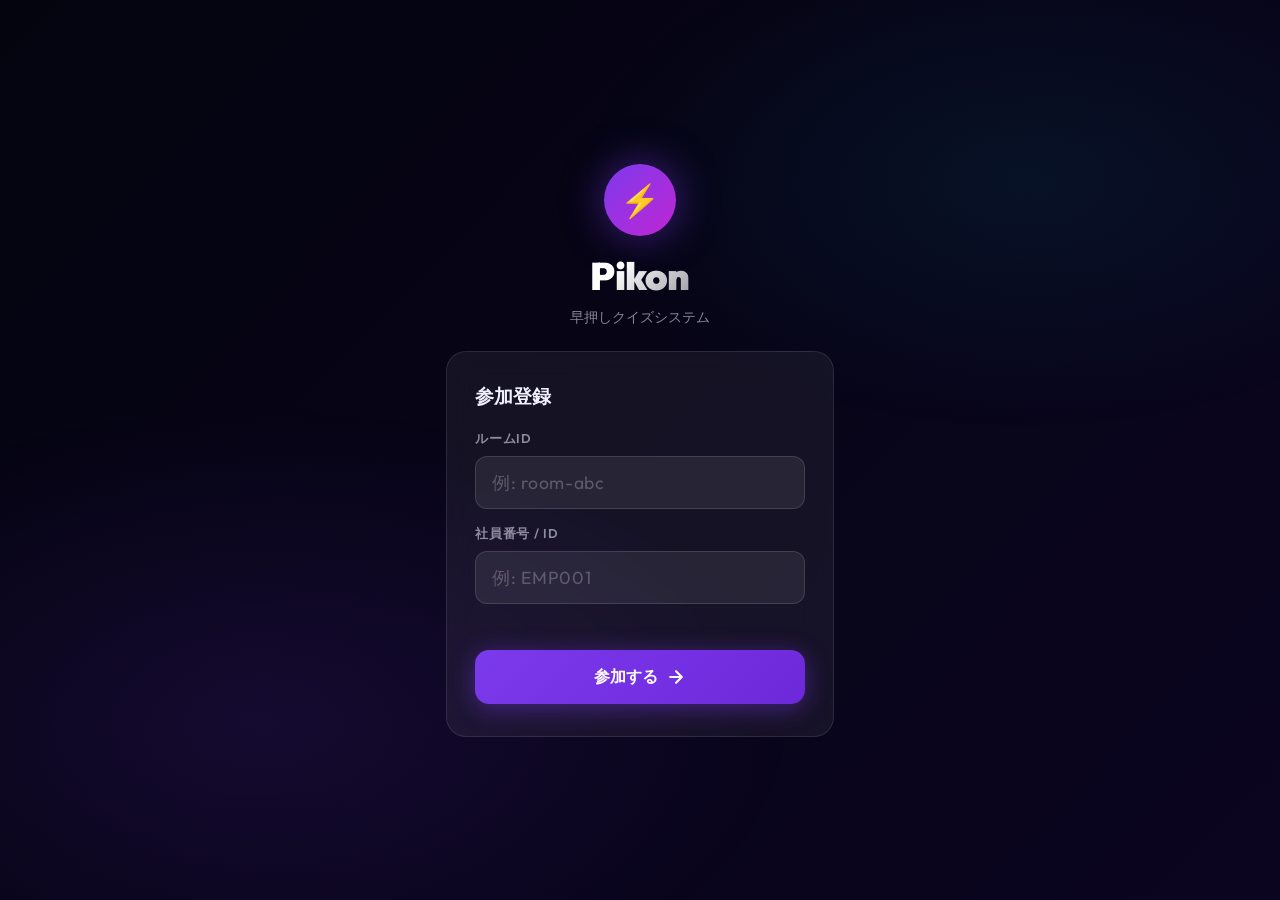
<file: static/participant/index.html>
<!DOCTYPE html>
<html lang="ja">
  <head>
    <meta charset="UTF-8" />
    <meta name="viewport" content="width=device-width, initial-scale=1.0, user-scalable=no" />
    <meta name="description" content="Pikon 早押しクイズ参加者画面" />
    <title>Pikon - 早押しクイズ</title>
    <link rel="preconnect" href="https://fonts.googleapis.com" />
    <link rel="preconnect" href="https://fonts.gstatic.com" crossorigin />
    <link
      href="https://fonts.googleapis.com/css2?family=Outfit:wght@300;400;600;700;900&display=swap"
      rel="stylesheet"
    />
    <link rel="stylesheet" href="/static/participant/style.css" />
  </head>
  <body>

    <!-- ======================================================= -->
    <!-- Entry Screen                                             -->
    <!-- ======================================================= -->
    <div id="screen-entry" class="screen active" aria-label="参加登録画面">
      <div class="entry-wrapper">
        <div class="logo" aria-hidden="true">
          <span class="logo-bolt">⚡</span>
        </div>
        <h1 class="app-title">Pikon</h1>
        <p class="app-subtitle">早押しクイズシステム</p>

        <div class="entry-card glass">
          <h2 class="entry-heading">参加登録</h2>
          <form id="entry-form" novalidate>
            <div class="form-group" id="room-id-group">
              <label for="room-id" class="form-label">ルームID</label>
              <input
                id="room-id"
                type="text"
                class="form-input"
                placeholder="例: room-abc"
                autocomplete="off"
                autocorrect="off"
                spellcheck="false"
                maxlength="32"
              />
            </div>
            <div class="form-group" style="margin-top: 16px;">
              <label for="participant-id" class="form-label">社員番号 / ID</label>
              <input
                id="participant-id"
                type="text"
                class="form-input"
                placeholder="例: EMP001"
                autocomplete="off"
                autocorrect="off"
                autocapitalize="characters"
                spellcheck="false"
                maxlength="32"
              />
            </div>
            <p id="entry-error" class="error-msg" role="alert" aria-live="polite"></p>
            <button type="submit" id="entry-btn" class="btn-primary">
              <span id="entry-btn-text">参加する</span>
              <svg class="btn-icon" xmlns="http://www.w3.org/2000/svg" width="20" height="20"
                viewBox="0 0 24 24" fill="none" stroke="currentColor"
                stroke-width="2.5" stroke-linecap="round" stroke-linejoin="round">
                <path d="M5 12h14M12 5l7 7-7 7"/>
              </svg>
            </button>
          </form>
        </div>
      </div>
    </div>

    <!-- ======================================================= -->
    <!-- Buzzer Screen                                            -->
    <!-- ======================================================= -->
    <div id="screen-buzzer" class="screen" aria-label="早押し画面">
      <header class="buzzer-header">
        <div style="display: flex; gap: 8px; align-items: center;">
          <div class="my-id-badge glass" id="my-id-badge">
            <svg xmlns="http://www.w3.org/2000/svg" width="14" height="14" viewBox="0 0 24 24"
              fill="none" stroke="currentColor" stroke-width="2" stroke-linecap="round" stroke-linejoin="round"
              aria-hidden="true">
              <path d="M20 21v-2a4 4 0 0 0-4-4H8a4 4 0 0 0-4 4v2"/>
              <circle cx="12" cy="7" r="4"/>
            </svg>
            <span id="my-id-display">---</span>
          </div>
          <span id="room-id-display-participant" style="font-size: 11px; font-weight: 600; background: rgba(0, 255, 204, 0.15); color: #00ffcc; padding: 4px 8px; border-radius: 6px; border: 1px solid rgba(0, 255, 204, 0.3); font-family: monospace;">Room: ---</span>
        </div>
        <span id="status-badge" class="status-badge status-waiting" aria-live="polite">待機中</span>
        <div id="question-label" class="question-label" aria-live="polite">問題 1</div>
      </header>

      <main class="buzzer-main">
        <div class="buzzer-area">
          <div class="buzzer-ring" id="buzzer-ring" aria-hidden="true"></div>
          <button
            id="buzzer-btn"
            class="buzzer-btn state-waiting"
            disabled
            aria-label="早押しボタン"
          >
            <span id="buzzer-text" class="buzzer-text">待機中</span>
            <span id="buzzer-subtext" class="buzzer-subtext">司会者の合図をお待ちください</span>
          </button>
        </div>

        <div id="press-result" class="press-result hidden" aria-live="assertive">
          <span class="pr-label">あなたは</span>
          <span id="press-rank-num" class="pr-num">-</span>
          <span class="pr-label">番目に押しました</span>
        </div>
      </main>

      <footer class="ranking-footer">
        <div id="ranking-section" class="ranking-section hidden">
          <p class="ranking-title">回答順位</p>
          <ul id="ranking-list" class="ranking-list" aria-label="回答順位リスト"></ul>
        </div>
      </footer>
    </div>

    <script src="/static/participant/app.js"></script>
  </body>
</html>
</file>
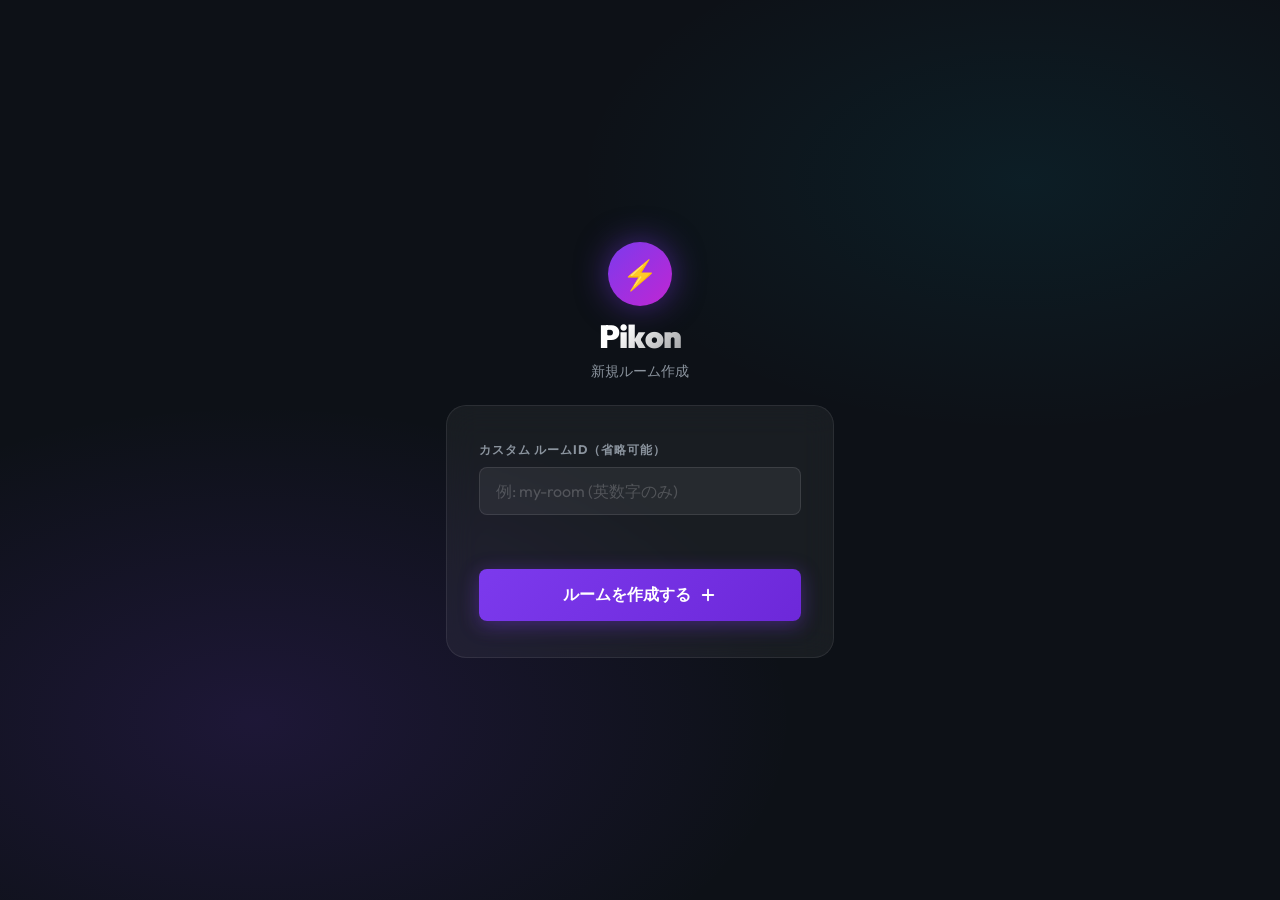
<file: static/host/create.html>
<!DOCTYPE html>
<html lang="ja">
  <head>
    <meta charset="UTF-8" />
    <meta name="viewport" content="width=device-width, initial-scale=1.0" />
    <meta name="description" content="Pikon ルーム作成" />
    <title>Pikon - ルーム作成</title>
    <link rel="preconnect" href="https://fonts.googleapis.com" />
    <link rel="preconnect" href="https://fonts.gstatic.com" crossorigin />
    <link
      href="https://fonts.googleapis.com/css2?family=Outfit:wght@300;400;600;700;900&display=swap"
      rel="stylesheet"
    />
    <link rel="stylesheet" href="/static/host/style.css" />
  </head>
  <body class="login-page">

    <div class="login-wrapper">
      <div class="login-brand">
        <div class="brand-logo" aria-hidden="true">⚡</div>
        <h1 class="brand-name">Pikon</h1>
        <p class="brand-sub">新規ルーム作成</p>
      </div>

      <div class="login-card glass" id="setup-card">
        <form id="create-form" novalidate>
          <div class="form-group">
            <label for="room-id-input" class="form-label">カスタム ルームID（省略可能）</label>
            <input
              id="room-id-input"
              type="text"
              class="form-input"
              placeholder="例: my-room (英数字のみ)"
              autocomplete="off"
              autocorrect="off"
              spellcheck="false"
              maxlength="32"
            />
          </div>

          <p id="create-error" class="error-msg" role="alert" aria-live="polite"></p>

          <button type="submit" id="create-btn" class="btn-primary" style="margin-top: 28px;">
            <span id="create-btn-text">ルームを作成する</span>
            <svg xmlns="http://www.w3.org/2000/svg" width="18" height="18"
              viewBox="0 0 24 24" fill="none" stroke="currentColor"
              stroke-width="2.5" stroke-linecap="round" stroke-linejoin="round" aria-hidden="true">
              <line x1="12" y1="5" x2="12" y2="19"></line>
              <line x1="5" y1="12" x2="19" y2="12"></line>
            </svg>
          </button>
        </form>
      </div>

      <div class="login-card glass" id="result-card" style="display: none; flex-direction: column; gap: 16px;">
        <h2 style="font-size: 20px; font-weight: 700; text-align: center; color: #fff; margin-bottom: 8px;">
          ルーム作成完了！ 🎉
        </h2>
        
        <p style="font-size: 14px; color: rgba(255,255,255,0.7); text-align: center; margin-bottom: 12px;">
          以下の情報を必ず控えてください。管理者パスワードは再表示できません。
        </p>

        <div class="info-row" style="display: flex; justify-content: space-between; padding: 12px; background: rgba(255,255,255,0.05); border-radius: 8px; border: 1px solid rgba(255,255,255,0.1); align-items: center;">
          <span style="color: rgba(255,255,255,0.6); font-size: 14px;">ルームID</span>
          <strong id="created-room-id" style="color: #00ffcc; font-size: 16px; font-family: monospace;">---</strong>
        </div>

        <div class="info-row" style="display: flex; justify-content: space-between; padding: 12px; background: rgba(255,255,255,0.05); border-radius: 8px; border: 1px solid rgba(255,255,255,0.1); align-items: center;">
          <span style="color: rgba(255,255,255,0.6); font-size: 14px;">管理者パスワード</span>
          <strong id="created-password" style="color: #ff3366; font-size: 16px; font-family: monospace;">---</strong>
        </div>

        <div style="margin-top: 16px; display: flex; flex-direction: column; gap: 12px;">
          <button id="to-login-btn" class="btn-primary">
            <span>司会者ログイン画面へ</span>
            <svg xmlns="http://www.w3.org/2000/svg" width="18" height="18"
              viewBox="0 0 24 24" fill="none" stroke="currentColor"
              stroke-width="2.5" stroke-linecap="round" stroke-linejoin="round" aria-hidden="true">
              <path d="M15 3h4a2 2 0 0 1 2 2v14a2 2 0 0 1-2 2h-4"/>
              <polyline points="10 17 15 12 10 7"/>
              <line x1="15" y1="12" x2="3" y2="12"/>
            </svg>
          </button>
        </div>
      </div>
    </div>

    <script>
      document.getElementById('create-form').addEventListener('submit', async (e) => {
        e.preventDefault();
        const errEl = document.getElementById('create-error');
        const btn   = document.getElementById('create-btn');
        const btnTx = document.getElementById('create-btn-text');

        const roomIdVal = document.getElementById('room-id-input').value.trim();
        
        btn.disabled      = true;
        btnTx.textContent = '作成中...';
        errEl.textContent = '';

        try {
          const resp = await fetch('/api/host/room/create', {
            method: 'POST',
            headers: { 'Content-Type': 'application/json' },
            body: JSON.stringify({ room_id: roomIdVal || null }),
          });

          if (!resp.ok) {
            const body = await resp.json().catch(() => ({}));
            errEl.textContent = body.detail || 'ルームの作成に失敗しました';
            btn.disabled      = false;
            btnTx.textContent = 'ルームを作成する';
            return;
          }

          const { room_id, password } = await resp.json();

          // 結果を表示
          document.getElementById('setup-card').style.display = 'none';
          
          const resCard = document.getElementById('result-card');
          resCard.style.display = 'flex';
          
          document.getElementById('created-room-id').textContent = room_id;
          document.getElementById('created-password').textContent = password;

          document.getElementById('to-login-btn').addEventListener('click', () => {
            window.location.replace('/host/login?room=' + encodeURIComponent(room_id));
          });

        } catch (e) {
          errEl.textContent = 'サーバーへの接続に失敗しました';
          btn.disabled      = false;
          btnTx.textContent = 'ルームを作成する';
        }
      });
    </script>
  </body>
</html>
</file>
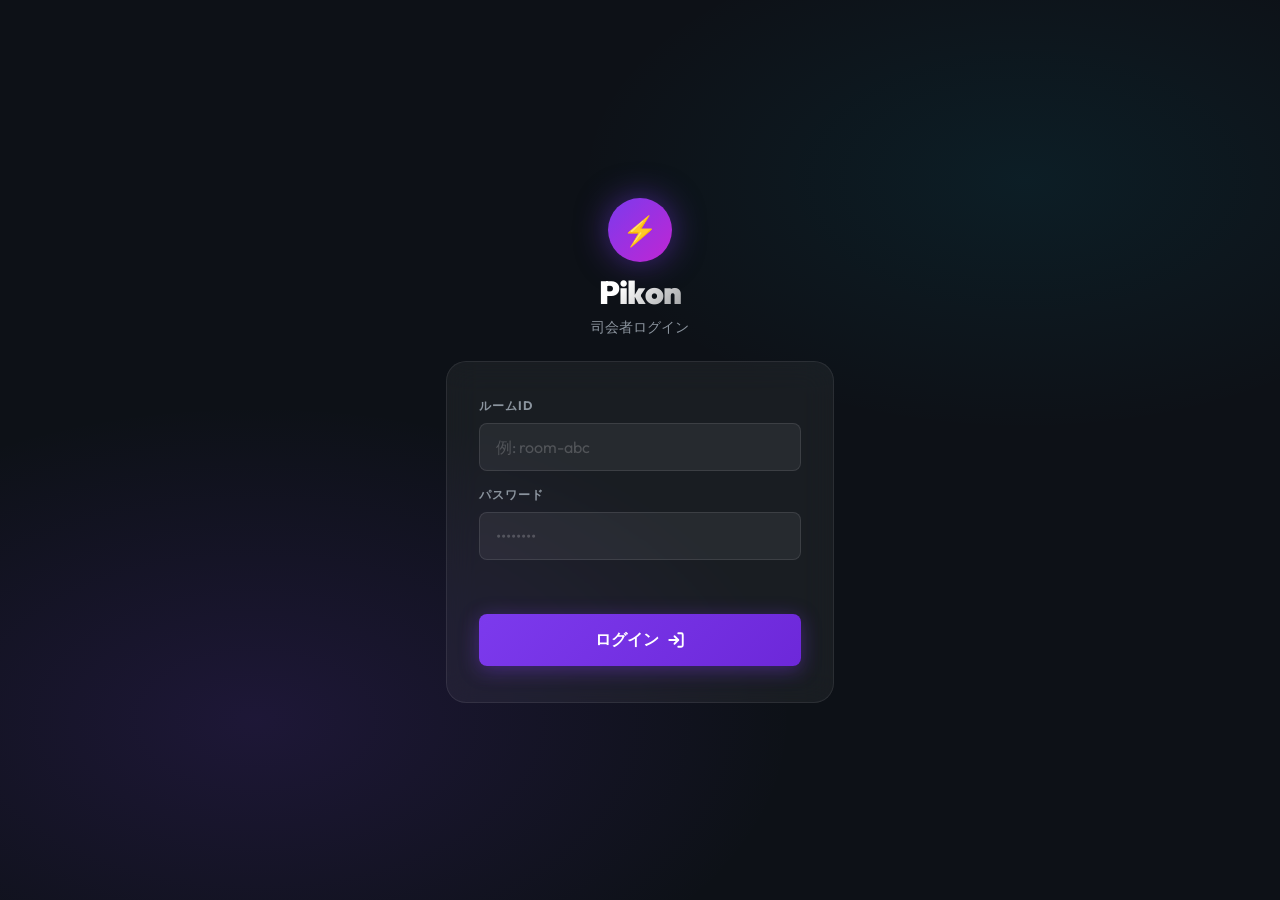
<file: static/host/login.html>
<!DOCTYPE html>
<html lang="ja">
  <head>
    <meta charset="UTF-8" />
    <meta name="viewport" content="width=device-width, initial-scale=1.0" />
    <meta name="description" content="Pikon 司会者ログイン" />
    <title>Pikon - 司会者ログイン</title>
    <link rel="preconnect" href="https://fonts.googleapis.com" />
    <link rel="preconnect" href="https://fonts.gstatic.com" crossorigin />
    <link
      href="https://fonts.googleapis.com/css2?family=Outfit:wght@300;400;600;700;900&display=swap"
      rel="stylesheet"
    />
    <link rel="stylesheet" href="/static/host/style.css" />
  </head>
  <body class="login-page">

    <div class="login-wrapper">
      <div class="login-brand">
        <div class="brand-logo" aria-hidden="true">⚡</div>
        <h1 class="brand-name">Pikon</h1>
        <p class="brand-sub">司会者ログイン</p>
      </div>

      <div class="login-card glass">
        <form id="login-form" novalidate>
          <div class="form-group">
            <label for="room-id" class="form-label">ルームID</label>
            <input
              id="room-id"
              type="text"
              class="form-input"
              placeholder="例: room-abc"
              autocomplete="off"
              autocorrect="off"
              spellcheck="false"
              required
            />
          </div>
          <div class="form-group" style="margin-top: 16px;">
            <label for="password" class="form-label">パスワード</label>
            <input
              id="password"
              type="password"
              class="form-input"
              placeholder="••••••••"
              autocomplete="current-password"
              required
            />
          </div>

          <p id="login-error" class="error-msg" role="alert" aria-live="polite"></p>

          <button type="submit" id="login-btn" class="btn-primary" style="margin-top: 28px;">
            <span id="login-btn-text">ログイン</span>
            <svg xmlns="http://www.w3.org/2000/svg" width="18" height="18"
              viewBox="0 0 24 24" fill="none" stroke="currentColor"
              stroke-width="2.5" stroke-linecap="round" stroke-linejoin="round" aria-hidden="true">
              <path d="M15 3h4a2 2 0 0 1 2 2v14a2 2 0 0 1-2 2h-4"/>
              <polyline points="10 17 15 12 10 7"/>
              <line x1="15" y1="12" x2="3" y2="12"/>
            </svg>
          </button>
        </form>
      </div>
    </div>

    <script>
      // URLパラメータにルームIDがあれば入力欄に自動設定
      const urlParams = new URLSearchParams(window.location.search);
      const roomParam = urlParams.get('room');
      if (roomParam) {
        document.getElementById('room-id').value = roomParam;
      }

      // 既にトークンがあれば /host にリダイレクト
      if (sessionStorage.getItem('hayaoshy_token')) {
        window.location.replace('/host');
      }

      document.getElementById('login-form').addEventListener('submit', async (e) => {
        e.preventDefault();
        const errEl = document.getElementById('login-error');
        const btn   = document.getElementById('login-btn');
        const btnTx = document.getElementById('login-btn-text');

        const roomId = document.getElementById('room-id').value.trim();
        const password = document.getElementById('password').value;

        if (!roomId || !password) {
          errEl.textContent = 'ルームIDとパスワードを入力してください';
          return;
        }

        btn.disabled      = true;
        btnTx.textContent = 'ログイン中...';
        errEl.textContent = '';

        try {
          const resp = await fetch('/api/host/login', {
            method: 'POST',
            headers: { 'Content-Type': 'application/json' },
            body: JSON.stringify({ room_id: roomId, password }),
          });

          if (!resp.ok) {
            const body = await resp.json().catch(() => ({}));
            errEl.textContent = body.detail || 'ログインに失敗しました';
            btn.disabled      = false;
            btnTx.textContent = 'ログイン';
            return;
          }

          const { token, room_id } = await resp.json();
          sessionStorage.setItem('hayaoshy_token', token);
          sessionStorage.setItem('hayaoshy_room_id', room_id);
          window.location.replace('/host');
        } catch {
          errEl.textContent = 'サーバーへの接続に失敗しました';
          btn.disabled      = false;
          btnTx.textContent = 'ログイン';
        }
      });
    </script>
  </body>
</html>
</file>
<file: static/participant/style.css>
/* ============================================================
   Hayaoshy – 参加者画面 スタイル
   ============================================================ */

/* ---------- Google Font ---------- */
@import url('https://fonts.googleapis.com/css2?family=Outfit:wght@300;400;600;700;900&display=swap');

/* ---------- CSS カスタムプロパティ ---------- */
:root {
  --font: 'Outfit', sans-serif;

  /* 背景 */
  --bg-from: #04040f;
  --bg-to:   #0b0520;

  /* サーフェス */
  --glass-bg:     rgba(255, 255, 255, 0.06);
  --glass-border: rgba(255, 255, 255, 0.10);

  /* テキスト */
  --text-primary:   #f0f0ff;
  --text-secondary: rgba(240, 240, 255, 0.55);

  /* ステート色 */
  --color-waiting: #374151;
  --color-open-from: #ff6b35;
  --color-open-to:   #ef4444;
  --color-pressed-from: #34d399;
  --color-pressed-to:   #059669;
  --color-closed: #4b5563;

  /* アクセント */
  --accent: #7c3aed;

  /* ヘッダー高さ */
  --header-h: 64px;
}

/* ---------- リセット ---------- */
*, *::before, *::after { box-sizing: border-box; margin: 0; padding: 0; }

html, body {
  height: 100%;
  overflow: hidden;
  touch-action: manipulation;
}

body {
  font-family: var(--font);
  background: linear-gradient(135deg, var(--bg-from), var(--bg-to));
  color: var(--text-primary);
  -webkit-font-smoothing: antialiased;
  -moz-osx-font-smoothing: grayscale;
  user-select: none;
}

/* ---------- 画面切り替え ---------- */
.screen {
  position: fixed;
  inset: 0;
  display: flex;
  flex-direction: column;
  align-items: center;
  justify-content: center;
  opacity: 0;
  pointer-events: none;
  transition: opacity 0.4s ease;
}
.screen.active {
  opacity: 1;
  pointer-events: auto;
}

/* ---------- グラスモーフィズム ---------- */
.glass {
  background: var(--glass-bg);
  border: 1px solid var(--glass-border);
  backdrop-filter: blur(16px);
  -webkit-backdrop-filter: blur(16px);
}

/* ================================================================
   Entry Screen
   ================================================================ */

.entry-wrapper {
  display: flex;
  flex-direction: column;
  align-items: center;
  width: 100%;
  max-width: 420px;
  padding: 24px 16px;
  gap: 8px;
}

.logo {
  width: 72px;
  height: 72px;
  border-radius: 50%;
  background: linear-gradient(135deg, var(--accent), #c026d3);
  display: flex;
  align-items: center;
  justify-content: center;
  box-shadow: 0 0 40px rgba(124, 58, 237, 0.5);
  margin-bottom: 8px;
}

.logo-bolt {
  font-size: 2rem;
  line-height: 1;
}

.app-title {
  font-size: 2.4rem;
  font-weight: 900;
  letter-spacing: -0.02em;
  background: linear-gradient(135deg, #fff 30%, rgba(255,255,255,0.6));
  -webkit-background-clip: text;
  -webkit-text-fill-color: transparent;
  background-clip: text;
}

.app-subtitle {
  font-size: 0.9rem;
  color: var(--text-secondary);
  margin-bottom: 16px;
}

/* Entry card */
.entry-card {
  width: 100%;
  border-radius: 20px;
  padding: 32px 28px;
}

.entry-heading {
  font-size: 1.2rem;
  font-weight: 700;
  margin-bottom: 20px;
  color: var(--text-primary);
}

/* Form */
.form-group { display: flex; flex-direction: column; gap: 8px; }

.form-label {
  font-size: 0.8rem;
  font-weight: 600;
  color: var(--text-secondary);
  letter-spacing: 0.06em;
  text-transform: uppercase;
}

.form-input {
  width: 100%;
  padding: 14px 16px;
  background: rgba(255, 255, 255, 0.08);
  border: 1.5px solid rgba(255, 255, 255, 0.12);
  border-radius: 12px;
  color: var(--text-primary);
  font-family: var(--font);
  font-size: 1.1rem;
  font-weight: 600;
  outline: none;
  transition: border-color 0.2s, box-shadow 0.2s;
  letter-spacing: 0.04em;
}
.form-input::placeholder { color: rgba(255,255,255,0.25); font-weight: 400; }
.form-input:focus {
  border-color: var(--accent);
  box-shadow: 0 0 0 3px rgba(124, 58, 237, 0.25);
}

/* Error message */
.error-msg {
  min-height: 20px;
  font-size: 0.82rem;
  color: #f87171;
  margin-top: 6px;
  font-weight: 500;
}

/* Primary button */
.btn-primary {
  display: flex;
  align-items: center;
  justify-content: center;
  gap: 8px;
  width: 100%;
  margin-top: 20px;
  padding: 16px;
  background: linear-gradient(135deg, var(--accent), #6d28d9);
  border: none;
  border-radius: 14px;
  color: #fff;
  font-family: var(--font);
  font-size: 1rem;
  font-weight: 700;
  cursor: pointer;
  transition: transform 0.15s, box-shadow 0.15s, opacity 0.15s;
  box-shadow: 0 4px 24px rgba(124, 58, 237, 0.45);
}
.btn-primary:hover:not(:disabled) {
  transform: translateY(-2px);
  box-shadow: 0 8px 32px rgba(124, 58, 237, 0.6);
}
.btn-primary:active:not(:disabled) { transform: translateY(0); }
.btn-primary:disabled { opacity: 0.55; cursor: not-allowed; }
.btn-icon { flex-shrink: 0; }

/* ================================================================
   Buzzer Screen
   ================================================================ */

/* --- Header --- */
.buzzer-header {
  position: fixed;
  top: 0;
  left: 0;
  right: 0;
  height: var(--header-h);
  display: flex;
  align-items: center;
  justify-content: space-between;
  padding: 0 20px;
  gap: 12px;
  background: rgba(4, 4, 15, 0.6);
  backdrop-filter: blur(12px);
  -webkit-backdrop-filter: blur(12px);
  border-bottom: 1px solid rgba(255,255,255,0.06);
  z-index: 100;
}

.my-id-badge {
  display: flex;
  align-items: center;
  gap: 6px;
  padding: 6px 12px;
  border-radius: 20px;
  font-size: 0.85rem;
  font-weight: 600;
  color: var(--text-secondary);
  flex-shrink: 0;
}

.status-badge {
  font-size: 0.78rem;
  font-weight: 700;
  padding: 5px 14px;
  border-radius: 20px;
  letter-spacing: 0.06em;
  text-transform: uppercase;
  transition: background 0.3s, color 0.3s;
}
.status-waiting  { background: rgba(55,65,81,0.6);  color: #9ca3af; }
.status-open     { background: rgba(239,68,68,0.25); color: #fca5a5; border: 1px solid rgba(239,68,68,0.4); }
.status-pressed  { background: rgba(16,185,129,0.25); color: #6ee7b7; border: 1px solid rgba(16,185,129,0.4); }
.status-closed   { background: rgba(75,85,99,0.4);  color: #6b7280; }

.question-label {
  font-size: 0.85rem;
  font-weight: 700;
  color: var(--text-secondary);
  flex-shrink: 0;
  letter-spacing: 0.04em;
}

/* --- Main area --- */
.buzzer-main {
  display: flex;
  flex-direction: column;
  align-items: center;
  justify-content: center;
  flex: 1;
  width: 100%;
  padding-top: var(--header-h);
  padding-bottom: 180px;
  gap: 28px;
}

/* --- Buzzer button --- */
.buzzer-area {
  position: relative;
  display: flex;
  align-items: center;
  justify-content: center;
}

.buzzer-ring {
  position: absolute;
  width: calc(min(70vw, 320px) + 40px);
  height: calc(min(70vw, 320px) + 40px);
  border-radius: 50%;
  border: 2px solid transparent;
  pointer-events: none;
  transition: all 0.4s ease;
}

.buzzer-btn {
  position: relative;
  width: min(70vw, 320px);
  height: min(70vw, 320px);
  border-radius: 50%;
  border: none;
  cursor: pointer;
  display: flex;
  flex-direction: column;
  align-items: center;
  justify-content: center;
  gap: 10px;
  transition: transform 0.15s ease, box-shadow 0.3s ease, background 0.4s ease;
  -webkit-tap-highlight-color: transparent;
  outline: none;
}

.buzzer-text {
  font-size: clamp(1.8rem, 8vw, 2.8rem);
  font-weight: 900;
  letter-spacing: -0.02em;
  line-height: 1;
  color: #fff;
}

.buzzer-subtext {
  font-size: clamp(0.7rem, 3vw, 0.9rem);
  font-weight: 400;
  color: rgba(255,255,255,0.75);
  text-align: center;
  padding: 0 16px;
}

/* Waiting state */
.state-waiting {
  background: radial-gradient(circle at 35% 35%, #374151, #1f2937);
  box-shadow: 0 8px 32px rgba(0,0,0,0.5), inset 0 1px 0 rgba(255,255,255,0.08);
  cursor: not-allowed;
}

/* Open state */
.state-open {
  background: radial-gradient(circle at 35% 35%, #ff7f50, #ef4444);
  box-shadow:
    0 0 0 0 rgba(239,68,68,0.7),
    0 12px 48px rgba(239,68,68,0.5),
    inset 0 1px 0 rgba(255,255,255,0.25);
  animation: buzzer-pulse 1.4s ease-in-out infinite;
  cursor: pointer;
}
.state-open:active { transform: scale(0.95) !important; }
.state-open + .buzzer-ring {
  border-color: rgba(239,68,68,0.5);
  animation: ring-expand 1.4s ease-in-out infinite;
}

/* Pressed state */
.state-pressed {
  background: radial-gradient(circle at 35% 35%, #34d399, #059669);
  box-shadow:
    0 0 60px rgba(16,185,129,0.6),
    0 12px 48px rgba(16,185,129,0.4),
    inset 0 1px 0 rgba(255,255,255,0.2);
  cursor: not-allowed;
  animation: pressed-flash 0.4s ease-out;
}

/* Closed state */
.state-closed {
  background: radial-gradient(circle at 35% 35%, #4b5563, #374151);
  box-shadow: 0 8px 32px rgba(0,0,0,0.4), inset 0 1px 0 rgba(255,255,255,0.05);
  cursor: not-allowed;
  opacity: 0.8;
}

/* Animations */
@keyframes buzzer-pulse {
  0%, 100% {
    transform: scale(1);
    box-shadow: 0 0 0 0 rgba(239,68,68,0.7), 0 12px 48px rgba(239,68,68,0.5), inset 0 1px 0 rgba(255,255,255,0.25);
  }
  50% {
    transform: scale(1.04);
    box-shadow: 0 0 0 24px rgba(239,68,68,0), 0 16px 64px rgba(239,68,68,0.7), inset 0 1px 0 rgba(255,255,255,0.25);
  }
}

@keyframes ring-expand {
  0%, 100% { transform: scale(1); opacity: 0.8; }
  50%       { transform: scale(1.12); opacity: 0.3; }
}

@keyframes pressed-flash {
  0%   { transform: scale(1.12); }
  50%  { transform: scale(0.97); }
  100% { transform: scale(1); }
}

/* --- Press result --- */
.press-result {
  display: flex;
  align-items: center;
  gap: 8px;
  padding: 14px 28px;
  border-radius: 40px;
  background: rgba(16, 185, 129, 0.12);
  border: 1px solid rgba(16, 185, 129, 0.3);
  transition: opacity 0.4s, transform 0.4s;
}
.press-result.hidden { opacity: 0; pointer-events: none; transform: translateY(8px); }

.pr-label {
  font-size: 1rem;
  font-weight: 600;
  color: rgba(240,240,255,0.8);
}

.pr-num {
  font-size: 2rem;
  font-weight: 900;
  color: #34d399;
  line-height: 1;
  min-width: 2ch;
  text-align: center;
}

/* --- Ranking footer --- */
.ranking-footer {
  position: fixed;
  bottom: 0;
  left: 0;
  right: 0;
  max-height: 200px;
  overflow-y: auto;
  background: rgba(4, 4, 15, 0.75);
  backdrop-filter: blur(12px);
  -webkit-backdrop-filter: blur(12px);
  border-top: 1px solid rgba(255,255,255,0.06);
  transition: max-height 0.4s ease, opacity 0.4s;
}

.ranking-section {
  padding: 12px 20px 20px;
}
.ranking-section.hidden { display: none; }

.ranking-title {
  font-size: 0.72rem;
  font-weight: 700;
  letter-spacing: 0.1em;
  text-transform: uppercase;
  color: var(--text-secondary);
  margin-bottom: 10px;
}

.ranking-list {
  list-style: none;
  display: flex;
  flex-direction: column;
  gap: 6px;
}

.ranking-item {
  display: flex;
  align-items: center;
  gap: 10px;
  padding: 8px 12px;
  border-radius: 10px;
  background: rgba(255,255,255,0.04);
  transition: background 0.3s;
}
.ranking-item.current {
  background: rgba(239,68,68,0.15);
  border: 1px solid rgba(239,68,68,0.3);
}
.ranking-item.mine {
  background: rgba(124,58,237,0.2);
  border: 1px solid rgba(124,58,237,0.35);
}
.ranking-item.mine.current {
  background: rgba(239,68,68,0.2);
  border: 1px solid rgba(239,68,68,0.5);
}

.rank-num {
  font-size: 0.8rem;
  font-weight: 800;
  color: var(--text-secondary);
  min-width: 24px;
  text-align: center;
}
.ranking-item.current .rank-num { color: #fca5a5; }
.ranking-item.mine .rank-num    { color: #a78bfa; }

.rank-name {
  font-size: 0.9rem;
  font-weight: 600;
  color: var(--text-primary);
  flex: 1;
}

.mine-badge {
  font-size: 0.65rem;
  font-weight: 700;
  padding: 2px 6px;
  border-radius: 6px;
  background: rgba(124,58,237,0.3);
  color: #c4b5fd;
  letter-spacing: 0.04em;
}

/* ================================================================
   背景エフェクト
   ================================================================ */
body::before {
  content: '';
  position: fixed;
  inset: 0;
  background:
    radial-gradient(ellipse 60% 50% at 20% 80%, rgba(124,58,237,0.12) 0%, transparent 70%),
    radial-gradient(ellipse 50% 40% at 80% 20%, rgba(6,182,212,0.08) 0%, transparent 70%);
  pointer-events: none;
  z-index: -1;
}

/* 背景がアクティブ時に変化 */
body.state-open::before {
  background:
    radial-gradient(ellipse 80% 70% at 50% 50%, rgba(239,68,68,0.10) 0%, transparent 70%),
    radial-gradient(ellipse 60% 50% at 20% 80%, rgba(124,58,237,0.08) 0%, transparent 70%);
}

body.state-pressed::before {
  background:
    radial-gradient(ellipse 80% 70% at 50% 50%, rgba(16,185,129,0.10) 0%, transparent 70%),
    radial-gradient(ellipse 60% 50% at 20% 80%, rgba(124,58,237,0.08) 0%, transparent 70%);
}

/* ================================================================
   スクロールバー
   ================================================================ */
::-webkit-scrollbar { width: 4px; }
::-webkit-scrollbar-track { background: transparent; }
::-webkit-scrollbar-thumb { background: rgba(255,255,255,0.15); border-radius: 4px; }
</file>
<file: static/host/style.css>
/* ============================================================
   Hayaoshy – 司会者画面 共通スタイル (login + host panel)
   ============================================================ */

@import url('https://fonts.googleapis.com/css2?family=Outfit:wght@300;400;600;700;900&display=swap');

/* ---------- トークン ---------- */
:root {
  --font: 'Outfit', sans-serif;

  /* 背景 */
  --bg:         #0d1117;
  --bg-2:       #161b22;
  --bg-3:       #1c2128;

  /* サーフェス */
  --glass-bg:     rgba(255, 255, 255, 0.05);
  --glass-border: rgba(255, 255, 255, 0.08);
  --glass-dark-bg: rgba(13, 17, 23, 0.8);

  /* テキスト */
  --text:       #e6edf3;
  --text-muted: #8b949e;
  --text-dim:   #484f58;

  /* アクセント */
  --accent:     #7c3aed;
  --accent-h:   #6d28d9;

  /* ステート */
  --green:  #3fb950;
  --red:    #f85149;
  --yellow: #d29922;
  --blue:   #58a6ff;
  --purple: #bc8cff;

  /* Border */
  --border: rgba(48, 54, 61, 0.8);

  /* Radii */
  --radius-sm: 8px;
  --radius-md: 14px;
  --radius-lg: 20px;

  /* Sidebar */
  --sidebar-w: 300px;
  --topbar-h:  56px;
}

/* ---------- リセット ---------- */
*, *::before, *::after { box-sizing: border-box; margin: 0; padding: 0; }

html, body {
  height: 100%;
  font-family: var(--font);
  background: var(--bg);
  color: var(--text);
  -webkit-font-smoothing: antialiased;
  overflow: hidden;
}

/* ---------- グラス ---------- */
.glass {
  background: var(--glass-bg);
  border: 1px solid var(--glass-border);
  backdrop-filter: blur(16px);
  -webkit-backdrop-filter: blur(16px);
}
.glass-dark {
  background: var(--glass-dark-bg);
  border-right: 1px solid var(--border);
  backdrop-filter: blur(16px);
  -webkit-backdrop-filter: blur(16px);
}

/* ================================================================
   Login Page
   ================================================================ */

.login-page {
  display: flex;
  align-items: center;
  justify-content: center;
  background:
    radial-gradient(ellipse 60% 50% at 20% 80%, rgba(124,58,237,0.15) 0%, transparent 70%),
    radial-gradient(ellipse 50% 40% at 80% 20%, rgba(6,182,212,0.08) 0%, transparent 70%),
    var(--bg);
}

.login-wrapper {
  display: flex;
  flex-direction: column;
  align-items: center;
  gap: 24px;
  width: 100%;
  max-width: 420px;
  padding: 24px 16px;
}

.login-brand {
  display: flex;
  flex-direction: column;
  align-items: center;
  gap: 6px;
}

.brand-logo {
  width: 64px;
  height: 64px;
  border-radius: 50%;
  background: linear-gradient(135deg, var(--accent), #c026d3);
  display: flex;
  align-items: center;
  justify-content: center;
  font-size: 1.8rem;
  box-shadow: 0 0 32px rgba(124,58,237,0.5);
  margin-bottom: 4px;
}

.brand-name {
  font-size: 2rem;
  font-weight: 900;
  letter-spacing: -0.02em;
  background: linear-gradient(135deg, #fff 30%, rgba(255,255,255,0.6));
  -webkit-background-clip: text;
  -webkit-text-fill-color: transparent;
  background-clip: text;
}

.brand-sub {
  font-size: 0.88rem;
  color: var(--text-muted);
}

.login-card {
  width: 100%;
  border-radius: var(--radius-lg);
  padding: 36px 32px;
}

/* ---------- フォーム共通 ---------- */
.form-group { display: flex; flex-direction: column; gap: 8px; }

.form-label {
  font-size: 0.78rem;
  font-weight: 700;
  color: var(--text-muted);
  letter-spacing: 0.08em;
  text-transform: uppercase;
}

.form-input {
  width: 100%;
  padding: 13px 16px;
  background: rgba(255, 255, 255, 0.06);
  border: 1.5px solid rgba(255, 255, 255, 0.1);
  border-radius: var(--radius-sm);
  color: var(--text);
  font-family: var(--font);
  font-size: 1rem;
  outline: none;
  transition: border-color 0.2s, box-shadow 0.2s;
}
.form-input::placeholder { color: rgba(255,255,255,0.2); }
.form-input:focus {
  border-color: var(--accent);
  box-shadow: 0 0 0 3px rgba(124,58,237,0.2);
}

.error-msg {
  min-height: 18px;
  font-size: 0.82rem;
  color: #f87171;
  margin-top: 8px;
  font-weight: 500;
}

.btn-primary {
  display: flex;
  align-items: center;
  justify-content: center;
  gap: 8px;
  width: 100%;
  padding: 15px;
  background: linear-gradient(135deg, var(--accent), var(--accent-h));
  border: none;
  border-radius: var(--radius-sm);
  color: #fff;
  font-family: var(--font);
  font-size: 1rem;
  font-weight: 700;
  cursor: pointer;
  transition: transform 0.15s, box-shadow 0.15s, opacity 0.15s;
  box-shadow: 0 4px 20px rgba(124,58,237,0.4);
}
.btn-primary:hover:not(:disabled) {
  transform: translateY(-2px);
  box-shadow: 0 8px 28px rgba(124,58,237,0.55);
}
.btn-primary:disabled { opacity: 0.5; cursor: not-allowed; }

/* ================================================================
   Host Panel Layout
   ================================================================ */

/* --- Topbar --- */
.topbar {
  position: fixed;
  top: 0; left: 0; right: 0;
  height: var(--topbar-h);
  display: flex;
  align-items: center;
  justify-content: space-between;
  padding: 0 20px;
  background: rgba(13,17,23,0.9);
  border-bottom: 1px solid var(--border);
  backdrop-filter: blur(12px);
  -webkit-backdrop-filter: blur(12px);
  z-index: 200;
}

.topbar-left {
  display: flex;
  align-items: center;
  gap: 10px;
}
.topbar-logo { font-size: 1.2rem; }
.topbar-title {
  font-size: 1.1rem;
  font-weight: 800;
  letter-spacing: -0.01em;
  color: var(--text);
}
.topbar-role {
  font-size: 0.75rem;
  color: var(--text-muted);
  padding: 3px 8px;
  border-radius: 6px;
  background: rgba(255,255,255,0.06);
  border: 1px solid rgba(255,255,255,0.08);
}

.topbar-right {
  display: flex;
  align-items: center;
  gap: 14px;
}

/* Connection indicator */
.conn-indicator {
  display: flex;
  align-items: center;
  gap: 6px;
  font-size: 0.78rem;
  color: var(--text-muted);
}
.conn-dot {
  width: 8px;
  height: 8px;
  border-radius: 50%;
  background: var(--text-dim);
  transition: background 0.3s;
}
.conn-dot.connected { background: var(--green); box-shadow: 0 0 6px var(--green); }
.conn-dot.disconnected { background: var(--red); }

/* Logout button */
.btn-logout {
  display: flex;
  align-items: center;
  gap: 6px;
  padding: 7px 14px;
  background: rgba(255,255,255,0.06);
  border: 1px solid rgba(255,255,255,0.1);
  border-radius: var(--radius-sm);
  color: var(--text-muted);
  font-family: var(--font);
  font-size: 0.82rem;
  cursor: pointer;
  transition: background 0.15s, color 0.15s;
}
.btn-logout:hover {
  background: rgba(248,81,73,0.15);
  color: #f87171;
  border-color: rgba(248,81,73,0.3);
}

/* --- Two-column layout --- */
.layout {
  display: flex;
  height: 100%;
  padding-top: var(--topbar-h);
}

/* --- Sidebar --- */
.sidebar {
  width: var(--sidebar-w);
  flex-shrink: 0;
  display: flex;
  flex-direction: column;
  overflow: hidden;
  height: 100%;
}

.sidebar-header {
  display: flex;
  align-items: center;
  justify-content: space-between;
  padding: 20px 20px 12px;
  border-bottom: 1px solid var(--border);
  flex-shrink: 0;
}
.sidebar-title {
  font-size: 0.82rem;
  font-weight: 700;
  text-transform: uppercase;
  letter-spacing: 0.08em;
  color: var(--text-muted);
}
.participant-count {
  font-size: 0.78rem;
  font-weight: 700;
  padding: 3px 10px;
  border-radius: 20px;
  background: rgba(124,58,237,0.2);
  border: 1px solid rgba(124,58,237,0.35);
  color: var(--purple);
}

/* QR section */
.qr-section {
  padding: 16px 20px;
  border-bottom: 1px solid var(--border);
  display: flex;
  flex-direction: column;
  align-items: center;
  gap: 10px;
  flex-shrink: 0;
}
.qr-label {
  font-size: 0.72rem;
  font-weight: 700;
  color: var(--text-muted);
  letter-spacing: 0.06em;
  text-transform: uppercase;
  align-self: flex-start;
}
.qr-frame {
  border-radius: 12px;
  padding: 10px;
  width: 160px;
  height: 160px;
  display: flex;
  align-items: center;
  justify-content: center;
}
.qr-img {
  width: 140px;
  height: 140px;
  border-radius: 6px;
  object-fit: contain;
  filter: invert(1) hue-rotate(180deg); /* QR を暗いテーマに合わせる */
}
.qr-url {
  font-size: 0.68rem;
  color: var(--text-muted);
  word-break: break-all;
  text-align: center;
}

/* Participant list */
.participant-list-wrapper {
  flex: 1;
  overflow-y: auto;
  padding: 12px 16px 20px;
}
.participant-list {
  display: flex;
  flex-direction: column;
  gap: 4px;
}
.participant-item {
  display: flex;
  align-items: center;
  gap: 8px;
  padding: 7px 10px;
  border-radius: var(--radius-sm);
  font-size: 0.88rem;
  font-weight: 500;
  color: var(--text);
  background: rgba(255,255,255,0.03);
  border: 1px solid transparent;
  transition: background 0.15s;
  animation: slide-in 0.25s ease;
}
.participant-item:hover { background: rgba(255,255,255,0.06); }
.participant-icon { font-size: 0.78rem; opacity: 0.6; }

@keyframes slide-in {
  from { opacity: 0; transform: translateX(-8px); }
  to   { opacity: 1; transform: translateX(0); }
}

.empty-msg {
  font-size: 0.82rem;
  color: var(--text-dim);
  text-align: center;
  padding: 16px 0;
  font-style: italic;
}

/* --- Main content --- */
.content {
  flex: 1;
  overflow-y: auto;
  padding: 24px;
  display: flex;
  flex-direction: column;
  gap: 20px;
}

/* Status strip */
.status-strip {
  border-radius: var(--radius-md);
  padding: 16px 24px;
  display: flex;
  align-items: center;
  gap: 40px;
  flex-shrink: 0;
}
.status-info {
  display: flex;
  align-items: center;
  gap: 12px;
}
.status-label {
  font-size: 0.78rem;
  font-weight: 700;
  text-transform: uppercase;
  letter-spacing: 0.08em;
  color: var(--text-muted);
}

/* Host status badge */
.host-status-badge {
  font-size: 0.88rem;
  font-weight: 700;
  padding: 5px 16px;
  border-radius: 20px;
  transition: all 0.3s;
}
.badge-waiting { background: rgba(55,65,81,0.5); color: #9ca3af; border: 1px solid rgba(55,65,81,0.8); }
.badge-open    { background: rgba(63,185,80,0.15); color: var(--green); border: 1px solid rgba(63,185,80,0.4); }
.badge-closed  { background: rgba(248,81,73,0.12); color: var(--red);   border: 1px solid rgba(248,81,73,0.3); }

.question-num {
  font-size: 1.6rem;
  font-weight: 900;
  color: var(--text);
  line-height: 1;
}

/* Section title */
.section-title {
  font-size: 0.78rem;
  font-weight: 700;
  text-transform: uppercase;
  letter-spacing: 0.1em;
  color: var(--text-muted);
  margin-bottom: 12px;
}

/* Control grid */
.control-section { flex-shrink: 0; }

.control-grid {
  display: grid;
  grid-template-columns: 1fr 1fr;
  gap: 12px;
}

.ctrl-btn {
  display: flex;
  flex-direction: column;
  align-items: flex-start;
  gap: 4px;
  padding: 18px 20px;
  border: 1.5px solid transparent;
  border-radius: var(--radius-md);
  cursor: pointer;
  font-family: var(--font);
  text-align: left;
  transition: transform 0.15s, box-shadow 0.15s, opacity 0.2s, background 0.2s;
  position: relative;
  overflow: hidden;
}
.ctrl-btn::before {
  content: '';
  position: absolute;
  inset: 0;
  background: rgba(255,255,255,0);
  transition: background 0.15s;
}
.ctrl-btn:hover:not(:disabled)::before { background: rgba(255,255,255,0.04); }
.ctrl-btn:active:not(:disabled) { transform: scale(0.97); }
.ctrl-btn:disabled { opacity: 0.38; cursor: not-allowed; }

.ctrl-icon  { font-size: 1.4rem; margin-bottom: 4px; }
.ctrl-label { font-size: 0.95rem; font-weight: 700; color: #fff; }
.ctrl-sub   { font-size: 0.72rem; color: rgba(255,255,255,0.55); line-height: 1.3; }

/* Button variants */
.btn-open {
  background: linear-gradient(135deg, rgba(63,185,80,0.2), rgba(63,185,80,0.08));
  border-color: rgba(63,185,80,0.35);
}
.btn-open:not(:disabled):hover {
  box-shadow: 0 4px 20px rgba(63,185,80,0.25);
  border-color: rgba(63,185,80,0.6);
}

.btn-close {
  background: linear-gradient(135deg, rgba(248,81,73,0.2), rgba(248,81,73,0.08));
  border-color: rgba(248,81,73,0.35);
}
.btn-close:not(:disabled):hover {
  box-shadow: 0 4px 20px rgba(248,81,73,0.25);
  border-color: rgba(248,81,73,0.6);
}

.btn-next {
  background: linear-gradient(135deg, rgba(210,153,34,0.2), rgba(210,153,34,0.08));
  border-color: rgba(210,153,34,0.35);
}
.btn-next:not(:disabled):hover {
  box-shadow: 0 4px 20px rgba(210,153,34,0.25);
  border-color: rgba(210,153,34,0.6);
}

.btn-reset {
  background: linear-gradient(135deg, rgba(124,58,237,0.2), rgba(124,58,237,0.08));
  border-color: rgba(124,58,237,0.35);
}
.btn-reset:not(:disabled):hover {
  box-shadow: 0 4px 20px rgba(124,58,237,0.25);
  border-color: rgba(124,58,237,0.6);
}

/* ================================================================
   Ranking section
   ================================================================ */

.ranking-section { flex: 1; min-height: 0; }

.ranking-container {
  display: flex;
  flex-direction: column;
  gap: 8px;
}

.ranking-card {
  display: flex;
  align-items: center;
  gap: 16px;
  padding: 14px 20px;
  border-radius: var(--radius-md);
  background: rgba(255,255,255,0.04);
  border: 1.5px solid rgba(255,255,255,0.06);
  transition: all 0.35s ease;
  animation: card-appear 0.3s ease;
}
.ranking-card.current {
  background: linear-gradient(135deg, rgba(63,185,80,0.15), rgba(63,185,80,0.05));
  border-color: rgba(63,185,80,0.4);
  box-shadow: 0 0 20px rgba(63,185,80,0.1), inset 0 1px 0 rgba(63,185,80,0.1);
}
.ranking-card.past {
  opacity: 0.45;
}

@keyframes card-appear {
  from { opacity: 0; transform: translateY(6px); }
  to   { opacity: 1; transform: translateY(0); }
}

.rank-medal {
  font-size: 1.5rem;
  min-width: 36px;
  text-align: center;
  line-height: 1;
}

.rank-num-badge {
  min-width: 36px;
  height: 36px;
  border-radius: 50%;
  background: rgba(255,255,255,0.08);
  display: flex;
  align-items: center;
  justify-content: center;
  font-size: 0.82rem;
  font-weight: 800;
  color: var(--text-muted);
}
.ranking-card.current .rank-num-badge {
  background: rgba(63,185,80,0.2);
  color: var(--green);
}

.rank-id {
  flex: 1;
  font-size: 1.05rem;
  font-weight: 700;
  color: var(--text);
}
.ranking-card.current .rank-id { color: #fff; }

.current-badge-host {
  font-size: 0.72rem;
  font-weight: 700;
  padding: 4px 10px;
  border-radius: 6px;
  background: rgba(63,185,80,0.2);
  border: 1px solid rgba(63,185,80,0.4);
  color: var(--green);
  letter-spacing: 0.04em;
  animation: pulse-badge 1.5s ease-in-out infinite;
}

@keyframes pulse-badge {
  0%, 100% { opacity: 1; }
  50%       { opacity: 0.6; }
}

/* ================================================================
   Scrollbars
   ================================================================ */
::-webkit-scrollbar { width: 4px; }
::-webkit-scrollbar-track { background: transparent; }
::-webkit-scrollbar-thumb { background: rgba(255,255,255,0.12); border-radius: 4px; }
</file>
